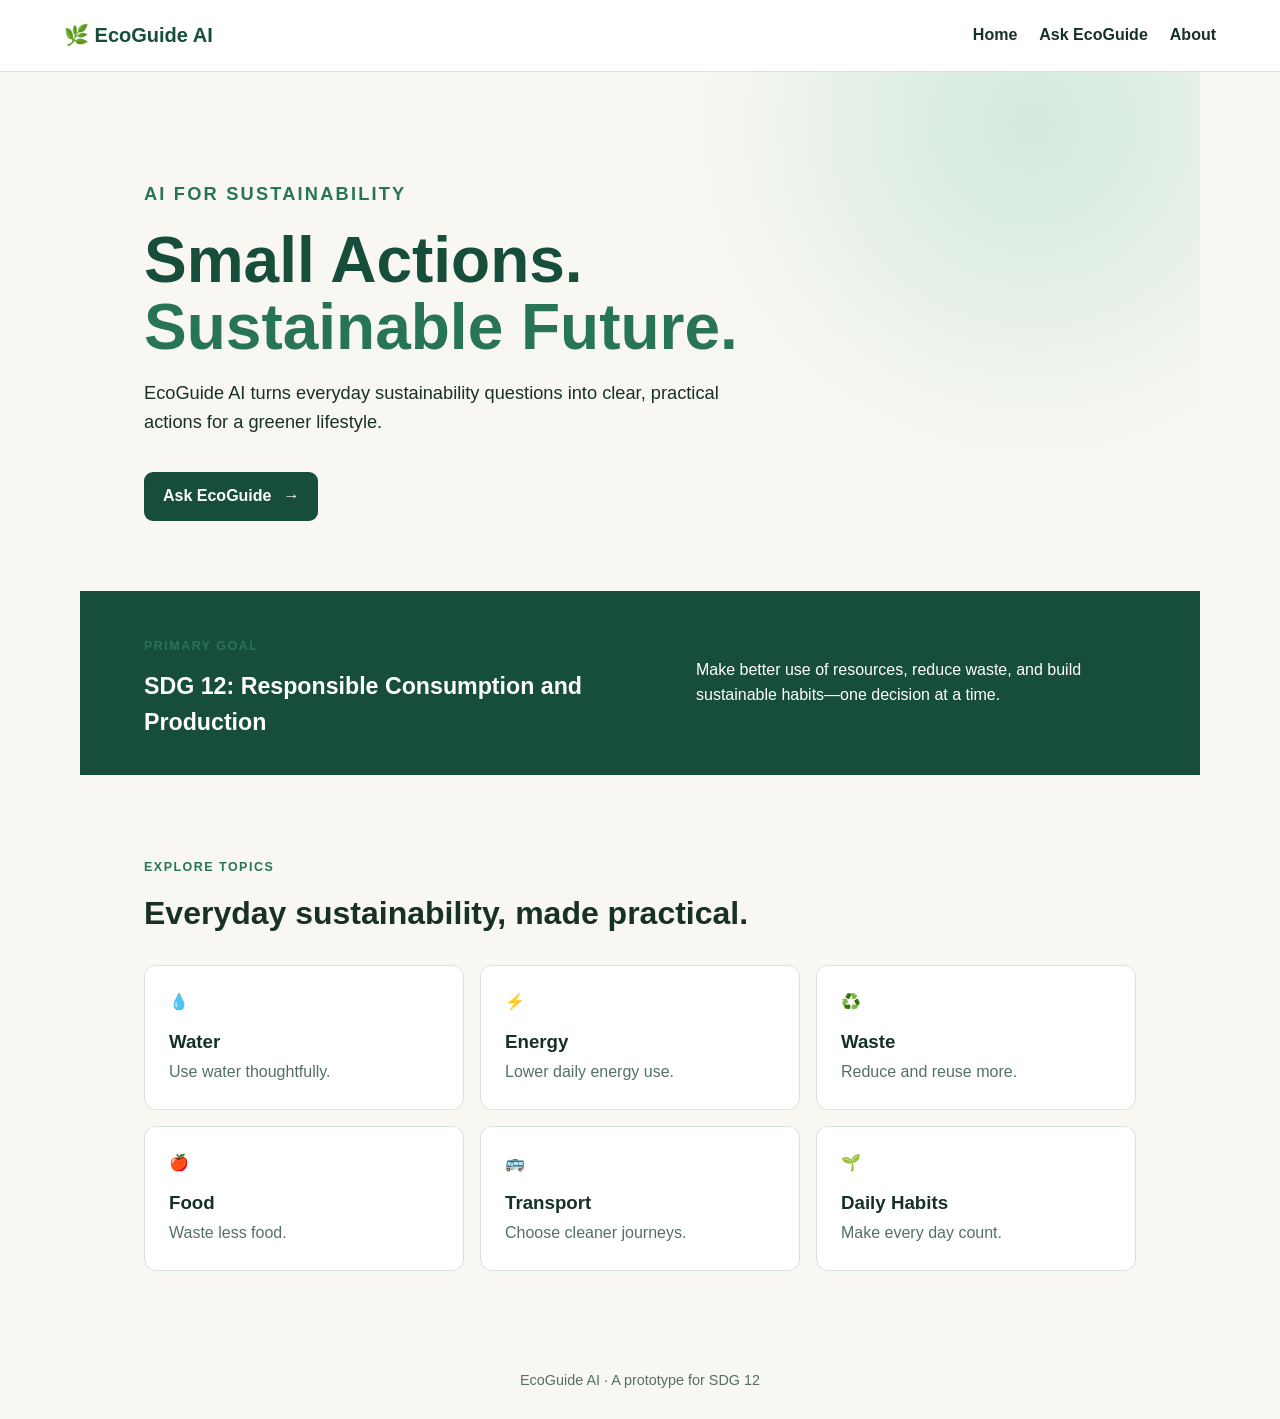
<file: src/main/webapp/index.html>
<!doctype html>
<html lang="en"><head><meta charset="UTF-8"><meta name="viewport" content="width=device-width, initial-scale=1.0"><title>EcoGuide AI | Sustainable Living Assistant</title><link rel="stylesheet" href="css/style.css"></head>
<body><header><a class="brand" href="index.html">🌿 EcoGuide AI</a><nav><a href="index.html">Home</a><a href="chat.html">Ask EcoGuide</a><a href="about.html">About</a></nav></header>
<main><section class="hero"><p class="eyebrow">AI FOR SUSTAINABILITY</p><h1>Small Actions.<br><em>Sustainable Future.</em></h1><p>EcoGuide AI turns everyday sustainability questions into clear, practical actions for a greener lifestyle.</p><a class="button" href="chat.html">Ask EcoGuide <span>→</span></a></section>
<section class="sdg"><div><p class="eyebrow">PRIMARY GOAL</p><h2>SDG 12: Responsible Consumption and Production</h2></div><p>Make better use of resources, reduce waste, and build sustainable habits—one decision at a time.</p></section>
<section class="section"><p class="eyebrow">EXPLORE TOPICS</p><h2>Everyday sustainability, made practical.</h2><div class="cards"><a href="chat.html?q=How%20can%20I%20save%20water%3F" class="card">💧<h3>Water</h3><p>Use water thoughtfully.</p></a><a href="chat.html?q=How%20can%20I%20save%20electricity%3F" class="card">⚡<h3>Energy</h3><p>Lower daily energy use.</p></a><a href="chat.html?q=How%20can%20I%20reduce%20plastic%3F" class="card">♻️<h3>Waste</h3><p>Reduce and reuse more.</p></a><a href="chat.html?q=How%20can%20I%20reduce%20food%20waste%3F" class="card">🍎<h3>Food</h3><p>Waste less food.</p></a><a href="chat.html?q=How%20can%20I%20use%20public%20transportation%3F" class="card">🚌<h3>Transport</h3><p>Choose cleaner journeys.</p></a><a href="chat.html?q=What%20are%20sustainable%20daily%20habits%3F" class="card">🌱<h3>Daily Habits</h3><p>Make every day count.</p></a></div></section>
</main><footer>EcoGuide AI · A prototype for SDG 12</footer></body></html>
</file>
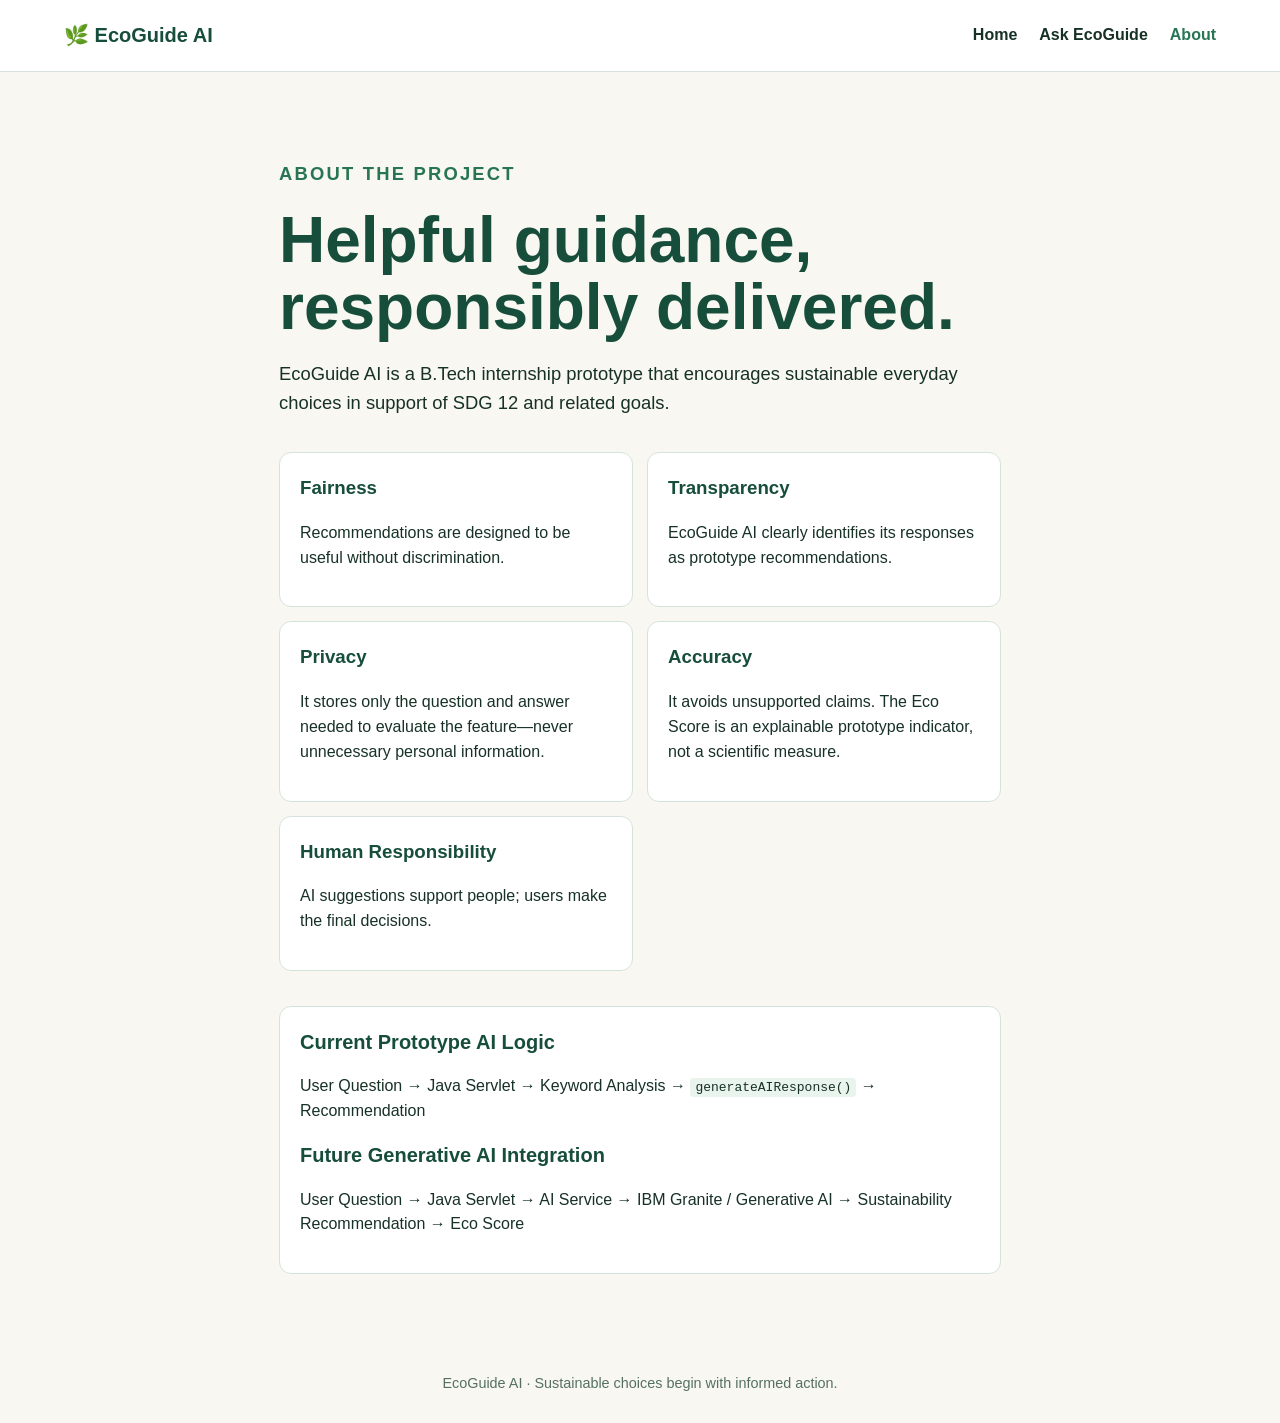
<file: src/main/webapp/about.html>
<!doctype html>
<html lang="en"><head><meta charset="UTF-8"><meta name="viewport" content="width=device-width, initial-scale=1.0"><title>About EcoGuide AI</title><link rel="stylesheet" href="css/style.css"></head>
<body><header><a class="brand" href="index.html">🌿 EcoGuide AI</a><nav><a href="index.html">Home</a><a href="chat.html">Ask EcoGuide</a><a class="active" href="about.html">About</a></nav></header><main class="about section"><p class="eyebrow">ABOUT THE PROJECT</p><h1>Helpful guidance, responsibly delivered.</h1><p>EcoGuide AI is a B.Tech internship prototype that encourages sustainable everyday choices in support of SDG 12 and related goals.</p><div class="responsible"><article><h3>Fairness</h3><p>Recommendations are designed to be useful without discrimination.</p></article><article><h3>Transparency</h3><p>EcoGuide AI clearly identifies its responses as prototype recommendations.</p></article><article><h3>Privacy</h3><p>It stores only the question and answer needed to evaluate the feature—never unnecessary personal information.</p></article><article><h3>Accuracy</h3><p>It avoids unsupported claims. The Eco Score is an explainable prototype indicator, not a scientific measure.</p></article><article><h3>Human Responsibility</h3><p>AI suggestions support people; users make the final decisions.</p></article></div><section class="architecture"><h2>Current Prototype AI Logic</h2><p>User Question → Java Servlet → Keyword Analysis → <code>generateAIResponse()</code> → Recommendation</p><h2>Future Generative AI Integration</h2><p>User Question → Java Servlet → AI Service → IBM Granite / Generative AI → Sustainability Recommendation → Eco Score</p></section></main><footer>EcoGuide AI · Sustainable choices begin with informed action.</footer></body></html>
</file>
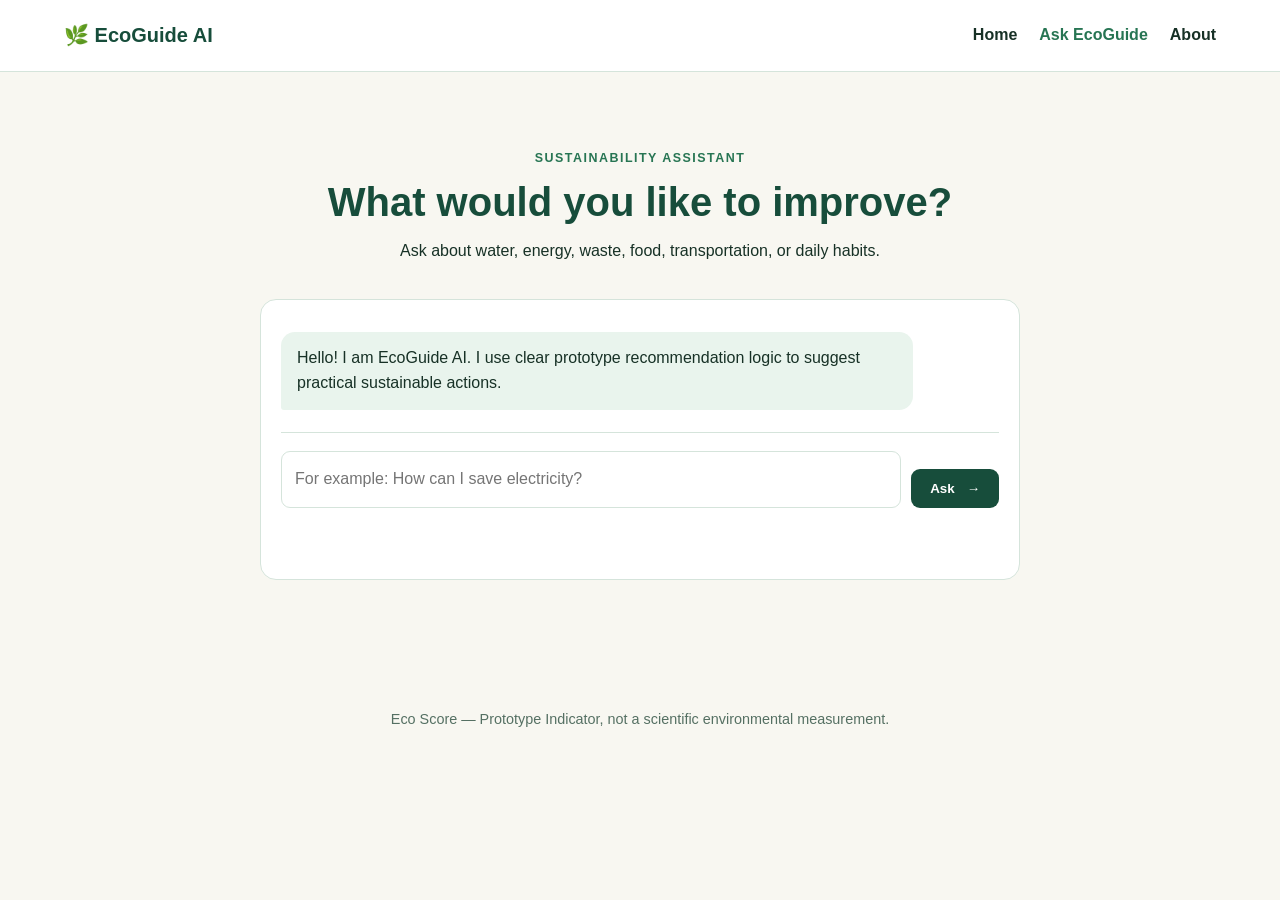
<file: src/main/webapp/chat.html>
<!doctype html>
<html lang="en"><head><meta charset="UTF-8"><meta name="viewport" content="width=device-width, initial-scale=1.0"><title>Ask EcoGuide AI</title><link rel="stylesheet" href="css/style.css"></head>
<body><header><a class="brand" href="index.html">🌿 EcoGuide AI</a><nav><a href="index.html">Home</a><a class="active" href="chat.html">Ask EcoGuide</a><a href="about.html">About</a></nav></header>
<main class="chat-page"><section class="chat-heading"><p class="eyebrow">SUSTAINABILITY ASSISTANT</p><h1>What would you like to improve?</h1><p>Ask about water, energy, waste, food, transportation, or daily habits.</p></section><section class="chatbox" aria-live="polite"><div class="bubble bot">Hello! I am EcoGuide AI. I use clear prototype recommendation logic to suggest practical sustainable actions.</div><div id="messages"></div><form id="ask-form"><label class="sr-only" for="question">Your sustainability question</label><input id="question" maxlength="500" placeholder="For example: How can I save electricity?" autocomplete="off"><button class="button" type="submit">Ask <span>→</span></button></form><p id="form-error" class="error" role="alert"></p></section></main><footer>Eco Score — Prototype Indicator, not a scientific environmental measurement.</footer><script src="js/config.js"></script><script src="js/script.js"></script></body></html>
</file>
<file: src/main/webapp/css/style.css>
:root{--forest:#174d3b;--leaf:#277553;--mint:#e9f4ed;--cream:#f8f7f1;--ink:#173126;--line:#d5e4db}*{box-sizing:border-box}body{margin:0;background:var(--cream);color:var(--ink);font-family:Arial,sans-serif;line-height:1.55}header{display:flex;justify-content:space-between;align-items:center;padding:20px max(5vw,28px);background:#fff;border-bottom:1px solid var(--line)}.brand{color:var(--forest);font-weight:800;font-size:1.25rem;text-decoration:none}nav{display:flex;gap:22px}nav a{color:var(--ink);text-decoration:none;font-weight:600}nav a.active,nav a:hover{color:var(--leaf)}main{max-width:1120px;margin:auto}.hero{padding:90px 5vw 70px;background:radial-gradient(circle at 85% 10%,#d2eadb,transparent 32%)}h1{font-size:clamp(2.3rem,5vw,4.4rem);line-height:1.05;margin:.35rem 0 1rem;color:var(--forest)}h1 em{color:var(--leaf);font-style:normal}.hero p{max-width:600px;font-size:1.14rem}.eyebrow{color:var(--leaf);font-weight:800;font-size:.78rem;letter-spacing:.12em}.button{display:inline-flex;gap:12px;align-items:center;margin-top:18px;padding:12px 19px;border:0;border-radius:9px;background:var(--forest);color:white;text-decoration:none;font-weight:700;cursor:pointer}.button:hover{background:var(--leaf)}.sdg{display:flex;gap:40px;justify-content:space-between;align-items:center;padding:34px 5vw;background:var(--forest);color:#fff}.sdg h2{margin:0;font-size:1.45rem}.sdg p{max-width:440px}.section{padding:70px 5vw}.section h2{font-size:2rem;margin-top:0}.cards{display:grid;grid-template-columns:repeat(3,1fr);gap:16px}.card{display:block;padding:24px;border:1px solid var(--line);border-radius:12px;background:#fff;text-decoration:none;color:inherit;transition:transform .2s}.card:hover{transform:translateY(-4px);border-color:var(--leaf)}.card h3{margin:12px 0 4px}.card p{margin:0;color:#557063}.chat-page{padding:65px 5vw}.chat-heading{text-align:center}.chat-heading h1{font-size:2.5rem}.chatbox{max-width:760px;margin:35px auto;padding:20px;background:#fff;border:1px solid var(--line);border-radius:16px}.bubble{max-width:88%;padding:14px 16px;border-radius:14px;margin:12px 0;white-space:pre-line}.bot{background:var(--mint);border-bottom-left-radius:3px}.user{background:var(--forest);color:#fff;margin-left:auto;border-bottom-right-radius:3px}.result p{margin-top:0}.meta{display:flex;flex-wrap:wrap;gap:8px;margin:15px 0 8px}.meta span{padding:5px 8px;border-radius:99px;background:#fff;font-size:.85rem}small{color:#557063}form{display:flex;gap:10px;margin-top:22px;border-top:1px solid var(--line);padding-top:18px}input{flex:1;min-width:0;padding:13px;border:1px solid var(--line);border-radius:9px;font:inherit}.button:disabled{opacity:.55;cursor:not-allowed}.error{color:#a33423;min-height:1.2em}.about{max-width:850px}.about>p{font-size:1.15rem}.responsible{display:grid;grid-template-columns:repeat(2,1fr);gap:14px;margin:35px 0}.responsible article,.architecture{background:#fff;border:1px solid var(--line);padding:20px;border-radius:12px}.responsible h3{margin-top:0;color:var(--forest)}.architecture{margin-top:25px}.architecture h2{font-size:1.25rem;color:var(--forest)}code{background:var(--mint);padding:2px 5px;border-radius:4px}footer{text-align:center;padding:28px;color:#557063;font-size:.9rem}.sr-only{position:absolute;left:-9999px}@media(max-width:650px){header{gap:15px;align-items:flex-start;flex-direction:column}nav{gap:14px}.sdg{display:block}.cards,.responsible{grid-template-columns:1fr}.hero,.section,.chat-page{padding-top:45px}form{align-items:stretch;flex-direction:column}.button{justify-content:center;margin-top:0}}
</file>
